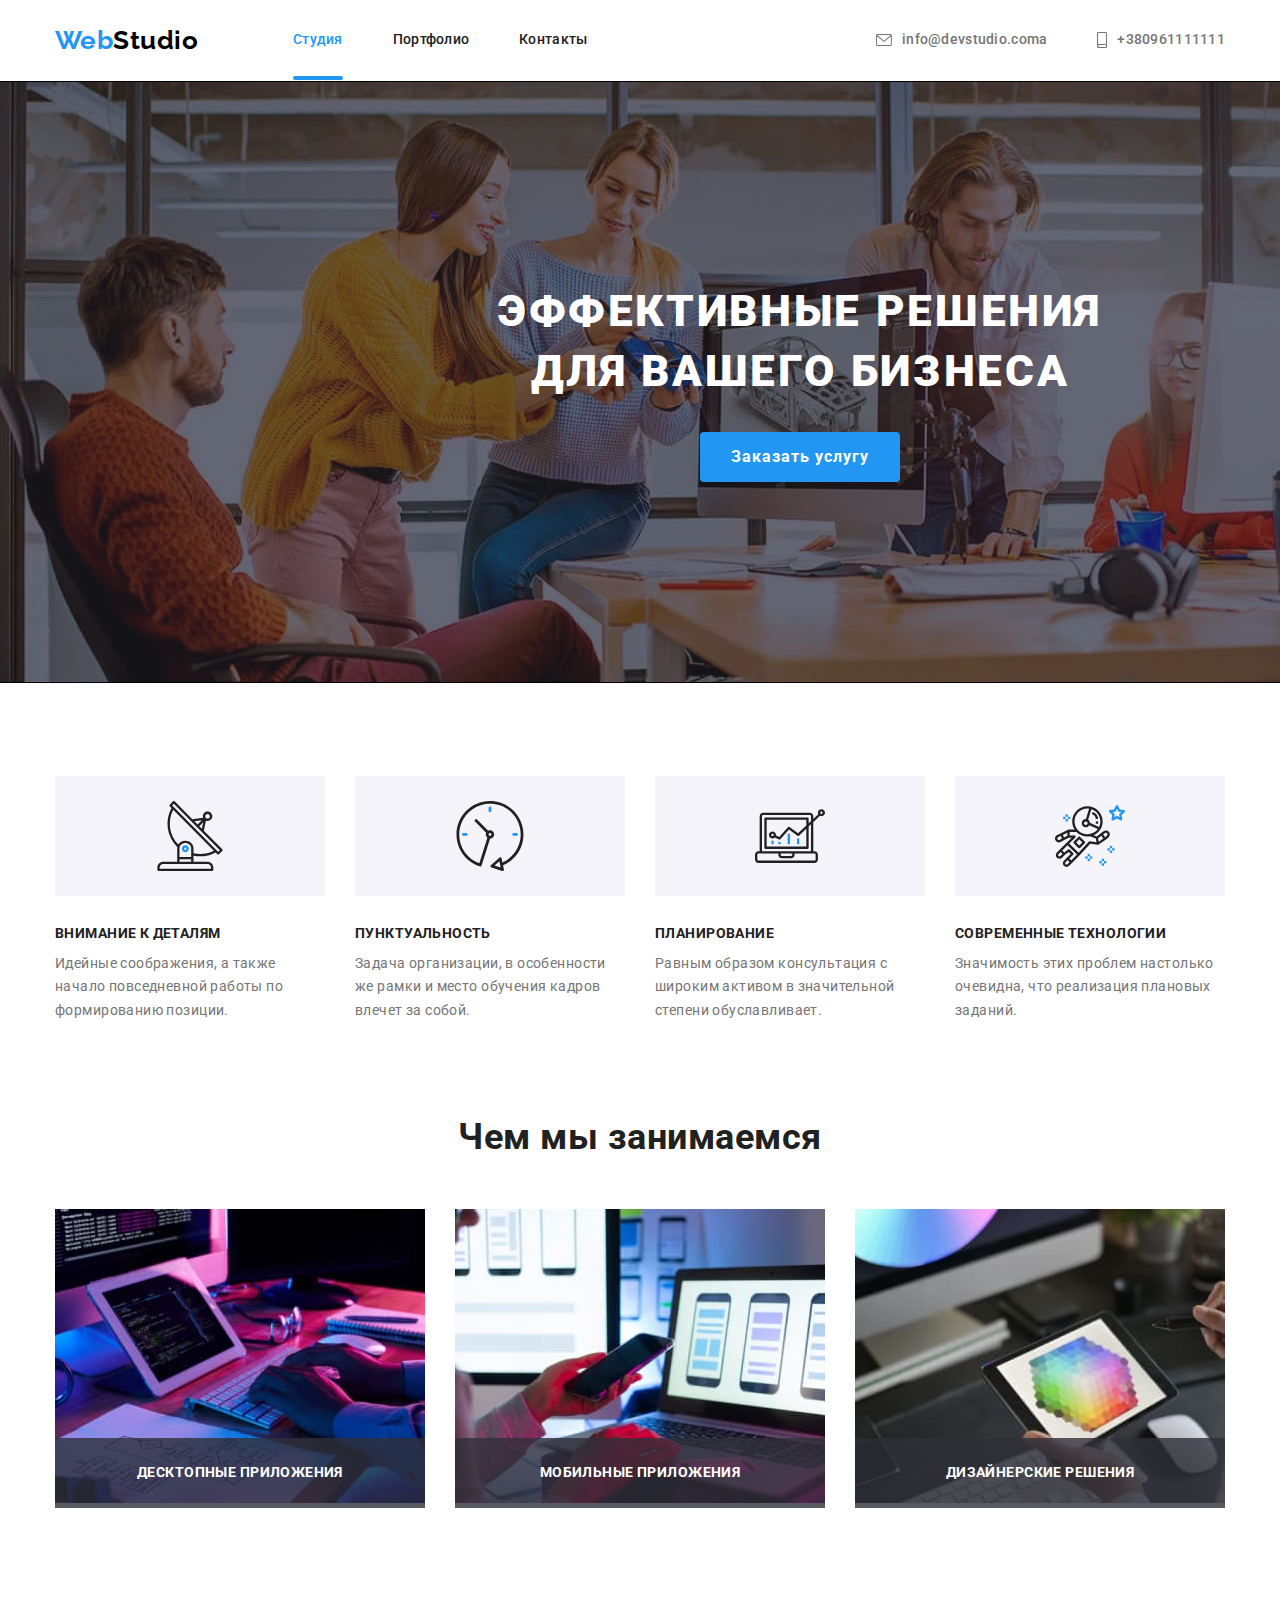
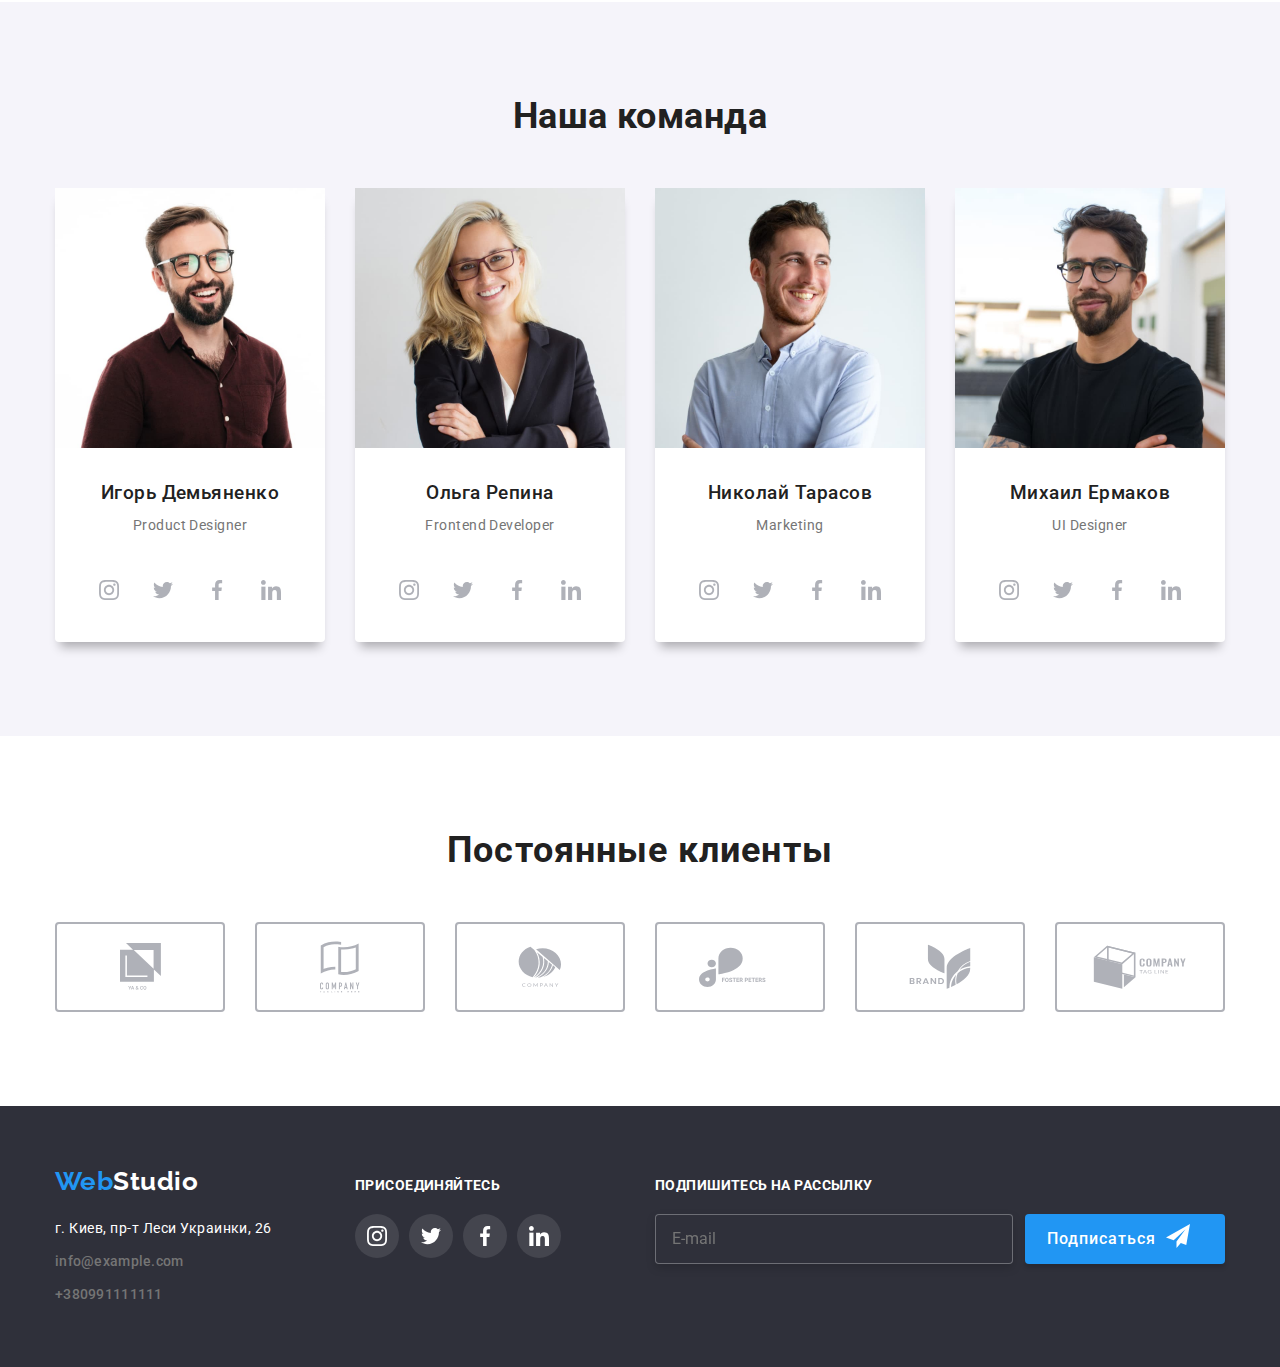
<file: index.html>
<!DOCTYPE html>
<html lang="ru">

<head>
    <meta charset="UTF-8">
    <meta http-equiv="X-UA-Compatible" content="IE=edge">
    <meta name="viewport" content="width=device-width, initial-scale=1.0">
    <title>Document</title>
    <link href="https://fonts.googleapis.com/css2?family=Raleway:wght@700&family=Roboto:wght@400;500;700;900&display=swap"
      rel="stylesheet">

    <link rel="stylesheet" href="https://cdnjs.cloudflare.com/ajax/libs/modern-normalize/0.2.0/modern-normalize.min.css">
    <link rel="preconnect" href="https://fonts.gstatic.com">
    <link rel="stylesheet" href="css/styles.css">
</head>

<body>
    <!--Шапка сайта-->
  <header class="page-header">
    <div class="container header">
    <nav class="list">
      <a class="logo" href="./index.html">Web<span class="logo-studio-black">Studio</span></a>
        <ul class="list-nav flex">
          <li class="item-nav"><a href="./portfolio.html" class="current link">Студия</a></li>
          <li class="item-nav"><a href="./portfolio.html" class="link">Портфолио</a></li>
          <li class="item-nav"><a href="" class="link">Контакты</a></li>
        </ul>
      </nav>
        <ul class="contact-nav flex">
          <li class="item-nav">
            <a class="email-link" href="mailto:info@devstudio.coma" target="_blank" rel="noopener noreferrer">
              <svg class="icon-email" width="16" height="12">
                <use href="./imeges/sprite.nav.svg#icon-email"></use>
              </svg>
              info@devstudio.coma
            </a>
          </li>
          <li class="item-nav">
            <a class="telephon-link" href="tel:+380961111111"  target="_blank"
            rel="noopener noreferrer">
            <svg class="icon-telephone" width="10" height="16">
              <use href="./imeges/sprite.nav.svg#icon-smartphone"></use>
            </svg>
            +380961111111
          </a>
          </li>
        </ul>
    </div>
  </header>
    <!--Первая секция. Эффективные решения-->
  <main>
    <section class="section">
      <div class="container">
      <h1 class="section-hero">Эффективные решения <br />для вашего бизнеса</h1>
				<button class="section-button" type="button" data-modal-open>Заказать услугу</button>
      </div>
    </section>
    
    <!--Вторая секция. Наши особености-->
    <section class="main-section">    
      <div class="container">
            <h2 class="visually-hidden">Наши особености</h2>
        <ul class="main-list">
          <li class="item icon-antenna">
            <h3 class="main-title">Внимание к деталям</h3>
              <p class="main-text">
                Идейные соображения, а также начало повседневной работы по формированию позиции.
              </p>
          </li>
          <li class="item icon-clock">
            <h3 class="main-title">Пунктуальность</h3>
              <p class="main-text">
                Задача организации, в особенности же рамки и место обучения кадров влечет за собой.
              </p>
          </li>
          <li class="item icon-diagram">
            <h3 class="main-title">Планирование</h3>
              <p class="main-text">
                Равным образом консультация с широким активом в значительной степени обуславливает.
              </p>
          </li>
          <li class="item icon-astronaut">
            <h3 class="main-title">Современные технологии</h3>
              <p class="main-text">
                Значимость этих проблем настолько очевидна, что реализация плановых заданий.
              </p>
          </li>
        </ul>
      </div>
    </section>
        <!--Третья секция. Чем мы занимаемся-->
    <section class="what-we-do">
      <div class="container">
      <h2 class="title-command">Чем мы занимаемся</h2>
        <ul class="gadget-list">
          <li class="link-gadget">

            <div class="box-jobs">
            <img src="imeges/box.1.jpg" alt="man working" width="370">
            <div class="text-gadget">
            <p class="gadget-box">Десктопные приложения</p>
            </div>
            </div>

         </li>
          <li class="link-gadget">

            <div class="box-jobs">
            <img src="imeges/box.2.jpg" alt="telephone in hand" width="370">
            <div class="text-gadget">
            <p class="gadget-box">Мобильные приложения</p>
            </div>
            </div>

          </li>
          <li class="link-gadget">

            <div class="box-jobs">
            <img src="imeges/box.3.jpg" alt="draw in a gadget" width="370">
            <div class="text-gadget">
            <p class="gadget-box">Дизайнерские решения</p>
            </div>
            </div>

         </li>
        </ul>
      </div>
    </section>
      <!--Четвёртая секция. Наша команда-->
    <section class="section-command">
      <div class="container">
      <h2  class="title-command">Наша команда</h2>
				<ul class="our-command">
						<li class="link-command">
          		<img class="img-command" src="imeges/img.jpg" alt="Designer" width="270">
							<div class="command-box">
              <h3 class="title-name">Игорь Демьяненко</h3>
              <p class="list-name">Product Designer</p>
              <ul class="list icon-social">
                <li class="icon-social-item">
                  <a href="" class="icon-social-link" target="_blank" rel="noopener noreferrer">
                    <svg class="icon">
                      <use href="./imeges/sprite.svg#icon-instagram"></use>
                    </svg>
                  </a>
                </li>
                <li class="icon-social-item">
                  <a href="" class="icon-social-link" target="_blank" rel="noopener noreferrer">
                    <svg class="icon">
                      <use href="./imeges/sprite.svg#icon-twitter"></use>
                    </svg>
                  </a>
                </li>
                <li class="icon-social-item">
                  <a href="" class="icon-social-link" target="_blank" rel="noopener noreferrer">
                    <svg class="icon">
                      <use href="./imeges/sprite.svg#icon-facebook"></use>
                    </svg>
                  </a>
                </li>
                <li class="icon-social-item">
                  <a href="" class="icon-social-link" target="_blank" rel="noopener noreferrer">
                    <svg class="icon">
                      <use href="./imeges/sprite.svg#icon-linkedin"></use>
                    </svg>
                  </a>
                </li>
              </ul>
            </div>
						</li>
						<li class="link-command">
              <img class="img-command" src="imeges/img(1).jpg" alt="Frontend" width="270">
              <div class="command-box">
              <h3 class="title-name">Ольга Репина</h3>
              <p class="list-name">Frontend Developer</p>
              <ul class="list icon-social">
                <li class="icon-social-item">
                  <a href="" class="icon-social-link" target="_blank" rel="noopener noreferrer">
                    <svg class="icon">
                      <use href="./imeges/sprite.svg#icon-instagram"></use>
                    </svg>
                  </a>
                </li>
                <li class="icon-social-item">
                  <a href="" class="icon-social-link" target="_blank" rel="noopener noreferrer">
                    <svg class="icon">
                      <use href="./imeges/sprite.svg#icon-twitter"></use>
                    </svg>
                  </a>
                </li>
                <li class="icon-social-item">
                  <a href="" class="icon-social-link" target="_blank" rel="noopener noreferrer">
                    <svg class="icon">
                      <use href="./imeges/sprite.svg#icon-facebook"></use>
                    </svg>
                  </a>
                </li>
                <li class="icon-social-item">
                  <a href="" class="icon-social-link" target="_blank" rel="noopener noreferrer">
                    <svg class="icon">
                      <use href="./imeges/sprite.svg#icon-linkedin"></use>
                    </svg>
                  </a>
                </li>
              </ul>
              </div>
						</li>
						<li class="link-command">
              <img class="img-command" src="imeges/img(2).jpg" alt="Marketing" width="270">
              <div class="command-box">
              <h3 class="title-name">Николай Тарасов</h3>
              <p class="list-name">Marketing</p>
              <ul class="list icon-social">
                <li class="icon-social-item">
                  <a href="" class="icon-social-link" target="_blank" rel="noopener noreferrer">
                    <svg class="icon">
                      <use href="./imeges/sprite.svg#icon-instagram"></use>
                    </svg>
                  </a>
                </li>
                <li class="icon-social-item">
                  <a href="" class="icon-social-link" target="_blank" rel="noopener noreferrer">
                    <svg class="icon">
                      <use href="./imeges/sprite.svg#icon-twitter"></use>
                    </svg>
                  </a>
                </li>
                <li class="icon-social-item">
                  <a href="" class="icon-social-link" target="_blank" rel="noopener noreferrer">
                    <svg class="icon">
                      <use href="./imeges/sprite.svg#icon-facebook"></use>
                    </svg>
                  </a>
                </li>
                <li class="icon-social-item">
                  <a href="" class="icon-social-link" target="_blank" rel="noopener noreferrer">
                    <svg class="icon">
                      <use href="./imeges/sprite.svg#icon-linkedin"></use>
                    </svg>
                  </a>
                </li>
              </ul>

              </div>
						</li>
						<li class="link-command">
              <img class="img-command" src="imeges/img(3).jpg" alt="Designer" width="270">
              <div class="command-box">
              <h3 class="title-name">Михаил Ермаков</h3>
              <p class="list-name">UI Designer</p>
              <ul class="list icon-social">
                <li class="icon-social-item">
                  <a href="" class="icon-social-link" target="_blank" rel="noopener noreferrer">
                    <svg class="icon">
                      <use href="./imeges/sprite.svg#icon-instagram"></use>
                    </svg>
                  </a>
                </li>
                <li class="icon-social-item">
                  <a href="" class="icon-social-link" target="_blank" rel="noopener noreferrer">
                    <svg class="icon">
                      <use href="./imeges/sprite.svg#icon-twitter"></use>
                    </svg>
                  </a>
                </li>
                <li class="icon-social-item">
                  <a href="" class="icon-social-link" target="_blank" rel="noopener noreferrer">
                    <svg class="icon">
                      <use href="./imeges/sprite.svg#icon-facebook"></use>
                    </svg>
                  </a>
                </li>
                <li class="icon-social-item">
                  <a href="" class="icon-social-link" target="_blank" rel="noopener noreferrer">
                    <svg class="icon">
                      <use href="./imeges/sprite.svg#icon-linkedin"></use>
                    </svg>
                  </a>
                </li>
              </ul>
              </div>
						</li>
				</ul>
      </div>
    </section>

    <!--Пятая секция  Постоянные клиенты-->

    <section class="section-clients">
      <div class="container clients">
        <h2 class="title-clients">Постоянные клиенты</h2>
        <ul class="regular-clients">
          <li class="icon-clients">
            <a class="icon-regular-clients" href="">
              <svg class="icon-client" width="41" height="47"> 
                <use href="./imeges/sprite.clients.svg#icon-group-1" ></use>
              </svg>
            </a>
          </li>
          <li class="icon-clients">
            <a  class="icon-regular-clients" href="" target="_blank" rel="noopener noreferrer">
              <svg class="icon-client" width="40" height="52">
                <use href="./imeges/sprite.clients.svg#icon-group-2"></use>
              </svg> 
            </a>
          </li>
          <li class="icon-clients">
            <a class="icon-regular-clients" href="" target="_blank" rel="noopener noreferrer">
              <svg class="icon-client" width="43.5" height="41">
                <use href="./imeges/sprite.clients.svg#icon-group-3"></use>
              </svg>
            </a>
          </li>
          <li class="icon-clients">
            <a class="icon-regular-clients" href="" target="_blank" rel="noopener noreferrer">
              <svg class="icon-client" width="84.5" height="40.6">
                <use href="./imeges/sprite.clients.svg#icon-group-4"></use>
              </svg>
            </a>
          </li>
          <li class="icon-clients">
            <a class="icon-regular-clients" href="">
              <svg class="icon-client" width="62.5" height="45.5">
                <use href="./imeges/sprite.clients.svg#icon-group-5"></use>
              </svg>
            </a>
          </li>
          <li class="icon-clients">
            <a class="icon-regular-clients" href="" target="_blank" rel="noopener noreferrer">
              <svg class="icon-client" width="93.8" height="44">
                <use href="./imeges/sprite.clients.svg#icon-group-6"></use>
              </svg>
            </a>
          </li>
          

        </ul>
      </div>
    </section>
    </main>
    <!--Футер адресс-->
    <footer class="footer-container">
      <div class="container footer-list">
        <div class="address footer-blok">
            <a class="logo" href="./index.html" >Web<span class="logo-studio-white">Studio</span></a>
            <div class="addres-footer">
                <address class="contact-nav-color">
                  <p class="address-nav">г. Киев, пр-т Леси Украинки, 26</p>
                <ul class="contact-nav footer">
                  <li class="link-footer"><a href="mailto:info@example.com">info@example.com</a></li>
                  <li class="link-footer"><a href="tel:+380991111111">+380991111111</a></li>
                </ul>
              </address>
            </div>
        </div>
        <div class="welcom-list footer-blok">
          <h3 class="welcom-page"> ПРИСОЕДИНЯЙТЕСЬ </h3>
            <ul class="list icon-social">
              <li class="icon-social-item">
                <a href="" class="icon-social-link" target="_blank" rel="noopener noreferrer">
                    <svg class="icon foot">
                      <use href="./imeges/sprite.svg#icon-instagram"></use>
                    </svg>
                </a>
              </li>
              <li class="icon-social-item">
                <a href="" class="icon-social-link" target="_blank" rel="noopener     noreferrer">
                  <svg class="icon foot">
                    <use href="./imeges/sprite.svg#icon-twitter"></use>
                  </svg>
                </a>
              </li>
              <li class="icon-social-item">
                  <a href="" class="icon-social-link" target="_blank" rel="noopener noreferrer">
                    <svg class="icon foot">
                      <use href="./imeges/sprite.svg#icon-facebook"></use>
                    </svg>
                  </a>
              </li>
              <li class="icon-social-item">
                  <a href="" class="icon-social-link" target="_blank" rel="noopener noreferrer">
                    <svg class="icon foot">
                      <use href="./imeges/sprite.svg#icon-linkedin"></use>
                    </svg>
                  </a>
              </li>
            </ul> 
        </div>
        <div class="subscribe-list footer-blok">
          <form class="footer-form">
            <h3 class="sign-form">Подпишитесь на рассылку</h3>
            <div class="mail-form">
            
            <input type="e_mail" name="e_mail" id="e_mail" placeholder="E-mail">
            <button type="submit">Подписаться</button>
            </div>
          </form>
        </div>
      </div>
    </footer>

    <div class="backdrop is-hidden" data-modal>
      <div class="modal-window">
        <button class="close-modal" data-modal-close>
          <svg class="icon-close">
            <use href="./imeges/sprite.close.svg#icon-Vector"></use>
          </svg>
        </button>

        <form class="modal-form">
          <p class="modal-text">
            Оставьте свои данные, мы вам перезвоним
          </p>
          <div class="form-field">
          <label for="name" class="form-label">Имя</label>
          <input type="text" class="form-input" name="name" id="name" />
          <span class="form-icon">
            <svg class="form-name-icon">
              <use href="./imeges/icons.svg#icon-person-modal">
            
              </use>
            </svg>
          </span>
          
          </div>

          <div class="form-field">
          <label for="tel" class="form-label">Телефон</label> 
          <input
           type="text" class="form-input"
           name="tel" 
           id="tel"
           />
          <span class="form-icon">
            <svg class="form-name-icon">
              <use href="./imeges/icons.svg#icon-phone-modal">
            
              </use>
            </svg>
          </span>
          </div>

          <div class="form-field">
          <label for="email" class="form-label">Почта</label>
          <input 
          type="text" class="form-input"
          name="email" 
          id="email"
          />
          <span class="form-icon">
            <svg class="form-name-icon">
              <use href="./imeges/icons.svg#icon-email-modal">

              </use>
            </svg>
          </span>
          </div>

          <div class="form-field">
          <label for="coment">Комментарий</label>
          <textarea class="coment"
          name="coment" 
          id="coment" 
          cols="30" rows="10" placeholder="Введите текст"></textarea>
          </div>
         
          <div class="form-checkbox">
          <label class="label-box"
          for="accept">
          <input class="checkbox" type="checkbox" name="accept" id="accept"/>
          <span class="box-icon"></span>
          
          Соглашаюсь с рассылкой и принимаю 
          <a href class="modal-link"> Условия договора</a>
          </label>
          </div>

          <button type="submit">Отправить</button>
          
         </form>
      </div>
    </div>
    <script src="./JS/modal.js"></script>
</body>

</html>
</file>
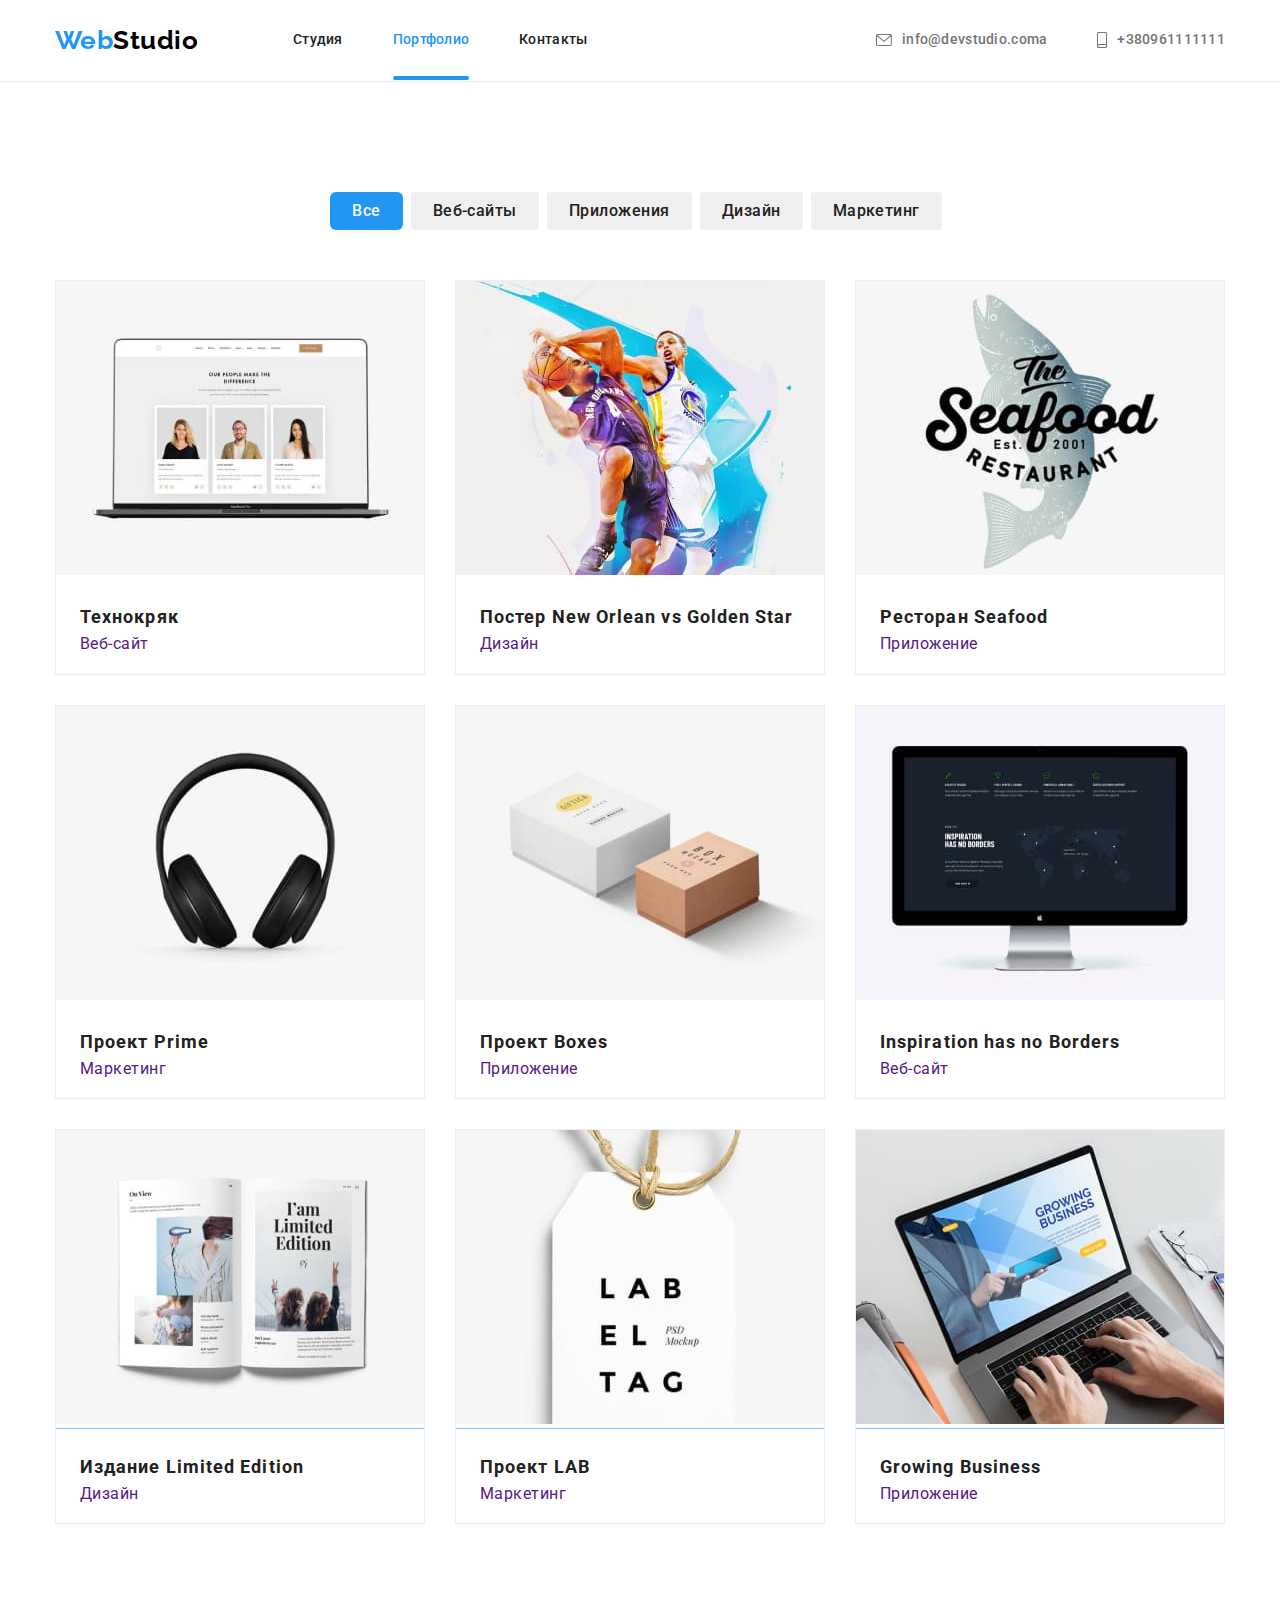
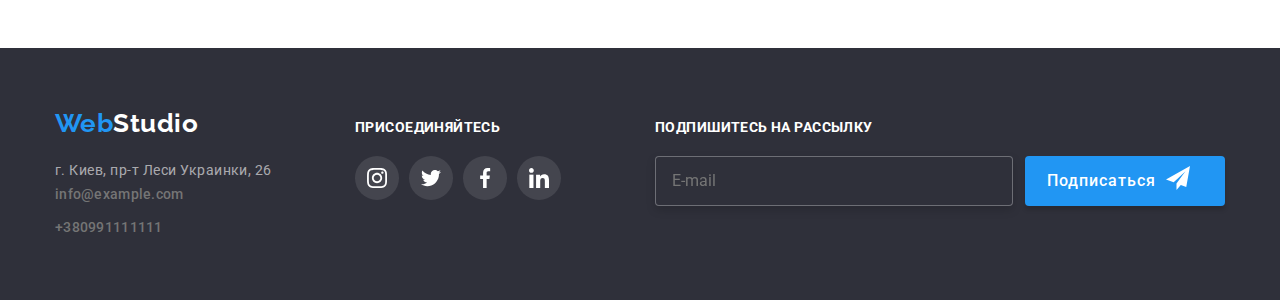
<file: portfolio.html>
<!DOCTYPE html>
<html lang="ru">

<head>
    <meta charset="UTF-8">
    <meta http-equiv="X-UA-Compatible" content="IE=edge">
    <meta name="viewport" content="width=device-width, initial-scale=1.0">
    <title>Document</title>
	<link href="https://fonts.googleapis.com/css2?family=Raleway:wght@700&family=Roboto:wght@400;500;700;900&display=swap"
				rel="stylesheet">

	<link rel="stylesheet" href="https://cdnjs.cloudflare.com/ajax/libs/modern-normalize/0.2.0/modern-normalize.min.css">
	<link rel="preconnect" href="https://fonts.gstatic.com">
	<link rel="stylesheet" href="css/styles.css">
</head>

<body>
    <!--Шапка сайта-->
    <header  class="page-header">
			<div class="container header">
        <nav class="list">
            <a class="logo" href="./index.html">Web<span class="logo-studio-black">Studio</span></a>
            <ul class="list-nav flex">
                <li class="item-nav"><a href="./index.html">Студия</a></li>
                <li class="item-nav"><a class="current" href="./index.html">Портфолио</a></li>
                <li class="item-nav"><a href="">Контакты</a></li>
            </ul>
        </nav>
        <ul class="contact-nav flex">
            <li class="item-nav"><a class="email-link" href="mailto:info@devstudio.coma" target="_blank" rel="noopener noreferrer">
              <svg class="icon-email" width="16" height="12">
                <use href="./imeges/sprite.nav.svg#icon-email"></use>
              </svg>
			  info@devstudio.coma
			</a>
            <li class="item-nav"><a class="telephon-link" href="tel:+380961111111"  target="_blank"
            rel="noopener noreferrer">
            <svg class="icon-telephone" width="10" height="16">
              <use href="./imeges/sprite.nav.svg#icon-smartphone"></use>
            </svg>
			+380961111111
		</a>
        </ul>
			</div>
    </header>
				<!--main section-->
	  <main>
			<section class="main-portfolio">
				<div class="container-main">
					<h1 class="visually-hidden">фильтры</h1>
					
					<ul class="list-button">
						<li class="item-button "><button  class="button first-one" type="button">Все</button></li>
						<li class="item-button"><button  class="button" type="button">Веб-сайты</button></li>
						<li class="item-button"><button  class="button" type="button">Приложения</button></li>
						<li class="item-button"><button  class="button" type="button">Дизайн</button></li>
						<li class="item-button"><button  class="button" type="button">Маркетинг</button></li>
					</ul>
				
					<ul class="list-portfolio">
						<li class="item-portfolio">
							<a href="" class="icon-portfolio">					<div class="text-paragraf">	
								<img class="img-pfolio" src="imeges/img.a.jpg" alt="" > 
								<div class="text-item-portfolio">
									<p class="text-portfolio">
										Технокряк это современная площадка распространения коронавируса. Компании используют эту платформу для цифрового
										шпионажа и атак на защищённые сервера конкурентов.
									</p>
									</div>
								</div>
								<div class="menu-project">
									<h2 class="item-name">Технокряк</h2>
									<p>Веб-сайт</p>
								</div>
							</a>
						</li>
						<li class="item-portfolio">
							<a class="icon-portfolio" href="">
								<div class="text-paragraf">
								<img class="img-pfolio" src="imeges/img.(a).jpg" alt="" width="370">
								<div class="text-item-portfolio">
									<p class="text-portfolio">
										Технокряк это современная площадка распространения коронавируса. Компании используют эту платформу для цифрового
										шпионажа и атак на защищённые сервера конкурентов.
									</p>
								</div>
								</div>
								<div class="menu-project">
									<h2 class="item-name">Постер New Orlean vs Golden Star</h2>
									<p>Дизайн</p>
								</div>
							</a>
						</li>
						<li class="item-portfolio">
							<a class="icon-portfolio" href="">
								<div class="text-paragraf">
								<img class="img-pfolio" src="imeges/img.(b).jpg" alt="" width="370">
								<div class="text-item-portfolio">
									<p class="text-portfolio">
										Технокряк это современная площадка распространения коронавируса. Компании используют эту платформу для цифрового
										шпионажа и атак на защищённые сервера конкурентов.
									</p>
								</div>
								</div>
								<div class="menu-project">
									<h2 class="item-name">Ресторан Seafood</h2>
									<p>Приложение</p>
								</div>
							</a>
						</li>
						
						<li class="item-portfolio">
							<a class="icon-portfolio" href="">
								<div class="text-paragraf">
								<img class="img-pfolio" src="imeges/img.(c).jpg" alt="" width="370">
								<div class="text-item-portfolio">
									<p class="text-portfolio">
										Технокряк это современная площадка распространения коронавируса. Компании используют эту платформу для цифрового
										шпионажа и атак на защищённые сервера конкурентов.
									</p>
								</div>
								</div>
								<div class="menu-project">
									<h2 class="item-name">Проект Prime</h2>
									<p>Маркетинг</p>
								</div>
							</a>
						</li>
						
						<li class="item-portfolio">
							<a class="icon-portfolio" href="">
								<div class="text-paragraf">
								<img class="img-pfolio" src="imeges/img.(d).jpg" alt="" width="370">
								<div class="text-item-portfolio">
									<p class="text-portfolio">
										Технокряк это современная площадка распространения коронавируса. Компании используют эту платформу для цифрового
										шпионажа и атак на защищённые сервера конкурентов.
									</p>
								</div>
								</div>
								<div class="menu-project">
									<h2 class="item-name">Проект Boxes</h2>
									<p>Приложение</p>
								</div>
							</a>
						</li>
						
						<li class="item-portfolio">
							<a class="icon-portfolio" href="">
								<div class="text-paragraf">
								<img class="img-pfolio" src="imeges/img.(i).jpg" alt="" width="370">
								<div class="text-item-portfolio">
									<p class="text-portfolio">
										Технокряк это современная площадка распространения коронавируса. Компании используют эту платформу для цифрового
										шпионажа и атак на защищённые сервера конкурентов.
									</p>
								</div>
								</div>
								<div class="menu-project">
									<h2 class="item-name">Inspiration has no Borders</h2>
									<p>Веб-сайт</p>
								</div>
							</a>
						</li>
						
						<li class="item-portfolio">
							<a class="icon-portfolio" href="">
								<div class="text-paragraf">
								<img class="img-pfolio" src="imeges/img.(f).jpg" alt="" width="370">
								<div class="text-item-portfolio">
									<p class="text-portfolio">
										Технокряк это современная площадка распространения коронавируса. Компании используют эту платформу для цифрового
										шпионажа и атак на защищённые сервера конкурентов.
									</p>
								</div>
								</div>
								<div class="menu-project">
									<h2 class="item-name">Издание Limited Edition</h2>
									<p>Дизайн</p>
								</div>
							</a>
						</li>
						
						<li class="item-portfolio">
							<a class="icon-portfolio" href="">
								<div class="text-paragraf">
								<img class="img-pfolio" src="imeges/img.(j).jpg" alt="" width="370">
								<div class="text-item-portfolio">
									<p class="text-portfolio">
										Технокряк это современная площадка распространения коронавируса. Компании используют эту платформу для цифрового
										шпионажа и атак на защищённые сервера конкурентов.
									</p>
								</div>
								</div>
								<div class="menu-project">
									<h2 class="item-name">Проект LAB</h2>
									<p>Маркетинг</p>
								</div>
							</a>
						</li>
						
						<li class="item-portfolio">
							<a class="icon-portfolio" href="">
								<div class="text-paragraf">
								<img class="img-pfolio" src="imeges/img.(h).jpg" alt="" width="370">
								<div class="text-item-portfolio">
									<p class="text-portfolio">
										Технокряк это современная площадка распространения коронавируса. Компании используют эту платформу для цифрового
										шпионажа и атак на защищённые сервера конкурентов.
									</p>
								</div>
								</div>
								<div class="menu-project">
									<h2 class="item-name">Growing Business</h2>
									<p>Приложение</p>
								</div>
							</a>
						</li>
					

					</ul>
				</div>
			</section>
	</main>
	<!--Футер адресс -->
	<footer class="footer-container">
		<div class="container footer-list">
			<div class="address footer-blok">
        <a class="logo" href="./index.html">Web<span class="logo-studio-white">Studio</span></a>
				<div class="addres-footer">
				  <address class="contact-nav-color">
						<p class="address-nav footer">г. Киев, пр-т Леси Украинки, 26</p>
				<ul class="contact-nav footer">
					<li class="link-footer"><a href="mailto:info@example.com">info@example.com</a></li>
					<li class="link-footer"><a href="tel:+380991111111">+380991111111</a></li>
				</ul>
      </address>
			</div>
			</div>
			<div class="welcom-list footer-blok">
				<h3 class="welcom-page"> ПРИСОЕДИНЯЙТЕСЬ </h3>
				<ul class="list icon-social">
					<li class="icon-social-item">
						<a href="" class="icon-social-link" target="_blank" rel="noopener noreferrer">
							<svg class="icon foot">
								<use href="./imeges/sprite.svg#icon-instagram"></use>
							</svg>
						</a>
					</li>
					<li class="icon-social-item">
						<a href="" class="icon-social-link" target="_blank" rel="noopener     noreferrer">
							<svg class="icon foot">
								<use href="./imeges/sprite.svg#icon-twitter"></use>
							</svg>
						</a>
					</li>
					<li class="icon-social-item">
						<a href="" class="icon-social-link" target="_blank" rel="noopener noreferrer">
							<svg class="icon foot">
								<use href="./imeges/sprite.svg#icon-facebook"></use>
							</svg>
						</a>
					</li>
					<li class="icon-social-item">
						<a href="" class="icon-social-link" target="_blank" rel="noopener noreferrer">
							<svg class="icon foot">
								<use href="./imeges/sprite.svg#icon-linkedin"></use>
							</svg>
						</a>
					</li>
				</ul>
			</div>
			<div class="subscribe-list footer-blok">
				<form class="footer-form">
					<h3 class="sign-form">Подпишитесь на рассылку</h3>
					<div class="mail-form">
						<input type="e_mail" name="e_mail" id="e_mail" placeholder="E-mail">
						<button type="submit">Подписаться</button>
					</div>
				</form>
			</div>
			
			</div>
		</div>
    </footer>
    </body>
    
    </html>
</file>
<file: css/styles.css>
*,
*::before,
*::after {
  box-sizing: border-box;
}

:root {
  --main-text-color: #757575;
  --title-color: #212121;
  --bg-color: #ffffff;
  --accent-link-color: #2196f3;
  --bg-color-section: #2f303a;
  --button-color: #f5f4fa;
  --bg-adress-color: rgba(255, 255, 255, 0.6);
  --logo-header-color: #000;
  --icon-color: #AFB1B8;
  --animation: cubic-bezier(0.4, 0, 0.2, 1);
}



body {
  font-family: "Roboto", sans-serif;
  font-style: normal;
  letter-spacing: 0.03em;
  font-size: 16px;
  font-weight: 400;
  background-color: var(--bg-color);
}

h1,
h2,
h3,
h4,
h5,
h6,
p
 {
  margin-top: 0%;
  margin-bottom: 0%;
}




         /* ШАПКА САЙТА  */

        /*  Хедер */

.page-header {
  border-bottom: 1px solid #EEEEEE ;
}

.page-header .container  {
  display: flex;
  align-items: center;
}

         /* logo */ 

.logo  {
  font-family: Raleway;
  font-style: normal;
  font-weight: 700;
  font-size: 26px;
  line-height: 1.19;
  text-decoration: none;
  color: var(--accent-link-color);
}

.list .logo  {
  width: 145px;
  padding-top: 25px;
  padding-bottom: 25px;
  margin-right: 93px;
}

.logo-studio-black {
  color: var(--logo-header-color);
}

.logo-studio-white {
  color: var(--bg-color);
}

/*  Навигация хедер и контакты */

.contact-nav.flex {
  display: flex;
  margin-left: auto;
  padding-left: 0;
  margin-top: 0;
  margin-bottom: 0;
  list-style: none;
}

.contact-nav .item-nav +.item-nav {
  margin-left: 50px;
}

.list-nav a {
  display: block;
  position: relative;
  padding-top: 32px;
  padding-bottom: 32px;
  font-weight: 500;
  font-size: 14px;
  line-height: 1.14;
  letter-spacing: 0.02em;
  text-decoration-line: none;
  
  color: var(--title-color);
  transition: color 250ms var(--animation);
}

.list-nav a:hover,
.list-nav a:focus {
  color: var(--accent-link-color);
}

.contact-nav :hover,
.contact-nav :focus {
  color: var(--accent-link-color);
}

.list-nav .current::after {
   content: "";
   position: absolute;
   left: 0;
   bottom: 0;
   
   width: 100%;
   height: 4px;
   background: #2196F3;
   border-radius: 4px;
   transition: background 250ms var(--animation);
}


.list-nav {
  display: flex;
  max-width: 100%;
  padding-left: 0;
  margin: 0;
  list-style: none;

}

.list-nav .item-nav +.item-nav {
  margin-left: 50px;
} 


.email-link,
.telephon-link {
  display: flex;
  align-items: center;
  justify-content: center;
  padding: 32px 0;
  transform: fill 250ms var(--animation);
}

.email-link:hover,
.telephon-link:hover{
  fill: var(--accent-link-color);
}
.email-link:focus,
.telephon-link:focus {
  fill: var(--accent-link-color);
}


.email-link::before {
  content: "";
  width: 16px;
  height: 12px;
  display: inline-block;
  background-repeat: no-repeat;
  background-size: contain;
} 

.icon-email {
  fill: currentColor;
  margin-right: 10px;

}


.telephon-link::before {
  content: "";
  display: inline-block;
  background-repeat: no-repeat;
  background-size: contain;
}

.icon-telephone {
  fill: currentColor;
  margin-right: 10px;
}



/* HERO первая секция герой  */

.container {
  width: 1200px;
  margin-left:  auto;
  margin-right: auto;
  padding: 0 15px;
}

.section-hero {
  display: inline-block;
  width: 696px;
  margin-bottom: 30px;
  font-weight: 900;
  font-size: 44px;
  line-height: 1.36;
  
  letter-spacing: 0.06em;
  text-transform: uppercase;
}

.section-button {
  display: block;
  border: 1px solid transparent;
  width: 200px;
  height: 50px;
  text-align: center;
  margin-left: auto;
  margin-right: auto;
  font-weight: 700;
  line-height: 1.87;
  letter-spacing: 0.06em;
  border-radius: 4px;
  color: var(--bg-color);
  background: var(--accent-link-color);
}


        /*  Вторая секция.  НАШИ ОСОБЕННОСТИ */



.list {
  display: flex;
}

.main-list {
  display: flex;
  flex-wrap: nowrap;
  padding-left: 0;
  margin: 0;
  list-style: none;
  
}

.main-list .item {
  width: 270px;
  margin-right: 30px;
}

.item::before {
  display: block;
  content:"";
  height: 120px;
  margin-bottom: 30px;
  background-size: 70px;
  background-repeat: no-repeat;
  background-position: center;
  background-color: #F5F4FA;
}

.main-list .item:last-child {
  margin-right: 0%;
}

.icon-antenna::before{
  background-image: url(../imeges/antenna\ 1.svg);
}

.icon-clock::before{
  background-image: url(../imeges/clock\ 1.svg);
}

.icon-diagram::before{
  background-image: url(../imeges/diagram\ 1.svg);
}

.icon-astronaut::before{
  background-image: url(../imeges/astronaut\ 1.svg);
}

.main-text {
  display: inline-block;
  width: 270px;
}

.contact-nav a {
  font-weight: 500;
  font-size: 14px;
  line-height: 1.14;
  letter-spacing: 0.02em;
  text-decoration-line: none;
  color: var(--main-text-color);
  transition: collor 250ms var(--animation);
}

.contact-nav .link {
  display: block;
  padding-top: 32px;
  padding-bottom: 32px;
}

.visually-hidden {
  position: absolute !important;
  clip: rect(1px 1px 1px 1px);
  clip: rect(1px, 1px, 1px, 1px);
  padding: 0 !important;
  border: 0 !important;
  height: 1px !important;
  width: 1px !important;
  overflow: hidden;
}



.list-nav .current {
  color: var(--accent-link-color);
}

/* main section */
.section {
  width: 1600px;
  padding-top: 200px;
  padding-bottom: 200px;
  margin-left: auto;
  margin-right: auto;
  text-align: center;

  background-image: linear-gradient(
    to right,
    rgba(47, 48, 58, 0.4),
    rgba(47, 48, 58, 0.4)
    ),  
    url("../imeges/Img\ \(hero\).jpg");
  background-position: center;
  background-size: cover;
  outline: 1px solid black;
  background-color: var(--bg-color-section);
  color: var(--bg-color);
}

.main-section {
  font-size: 14px;
	line-height: 1.71;
	letter-spacing: 0.03em;
  padding: 94px 15px;
  color: var(--main-text-color);

} 
    /*--Cекция 3- Чем мы занимаемся--*/

.what-we-do {
  padding-bottom: 94px;
}

.gadget-list {
  display: flex;
  padding-left: 0;
  margin: 0;
  list-style: none;
}

.box-jobs {
  position: relative;
}

.link-gadget {
  
  width: 370px;
  margin-right: 30px;
}

.link-gadget:last-child {
  margin-right: 0;
}

.gadget-box {
  margin: 27px 0;
  font-weight: 700;
  font-size: 14px;
  line-height: 1.14;
 
  letter-spacing: 0.03em;
  text-transform: uppercase;
  color: #FFFFFF;
}

.text-gadget {
  position: absolute;
  width: 100%;
  bottom: 0;
  left: 0;

  display: flex;
  justify-content: center;

  background: rgba(47, 48, 58, 0.8);
  
}

.our-command {
  display: flex;
  padding-left: 0;
  margin: 0;
  list-style: none;
}


.section-command {
  padding-top: 94px;
  padding-bottom: 94px;
  background-color: var(--button-color);
}

.command-box {
  padding: 30px 32px;
}

.title-command {
  font-weight: 700;
  font-size: 36px;
  line-height: 1.166;
  text-align: center;
  margin-bottom: 50px;
  color: var(--title-color);
}


.link-command {
  width: 270px;
  margin-right: 30px;
  border-radius: 4px;
  box-shadow: 0 10px 10px -5px 
  rgba(0,0,0,0.3);

  background-color: var(--bg-color);
}

.link-command:last-child {
  margin-right: 0;
}

.icon-social {
  display: flex;
  padding-left: 0;
  margin: 0;
  list-style: none;
}


.icon-social .icon {
  width: 20px;
  height: 20px;
  fill: var(--icon-color);

}

.icon.foot {
  fill: var(--bg-color);
}

.welcom-list .icon-social-link {
  background-color: rgba(255, 255, 255, 0.1);
}
.icon-social-item + .icon-social-item {
  margin-left: 10px;
}

.icon-social-link:focus,
.icon-social-link:hover {
  background-color: var(--accent-link-color);
}

.icon-social-link {
  display: flex;
  justify-content: center;
  align-items: center;
  width: 44px;
  height: 44px;
  border-radius: 50%;
  background-color: var(--bg-color);
  transition: background-color 250ms var(--animation);
}

.icon-social-link:hover .icon,
.icon-social-link:focus .icon {
  fill: var(--bg-color);
}

           /*    clients    */

.icon-regular-clients {
  display: flex;
  justify-content: center;
  align-items: center;
  width: 170px;
  height: 90px;
  fill: var(--icon-color);
  border: 2px solid var(--icon-color);
  border-radius: 4px;
  transition: fill 250ms var(--animation);
}

.icon-clients {
  width: 170px;
  margin-right: 30px;

}

.icon-regular-clients:hover,
.icon-regular-clients:focus {
  border: 2px solid var(--accent-link-color);
}


.icon-regular-clients:hover .icon-client,
.icon-regular-clients:focus .icon-client {
  fill: var(--accent-link-color);

}



.section-clients {
  display: flex;
  padding-top: 94px;
  padding-bottom: 94px;
  
}

.regular-clients {
  display: flex;
  padding-left: 0;
  margin: 0;
  list-style: none;
}

.title-clients {
  margin-left: auto;
  margin-right: auto;
  margin-bottom: 50px;
  font-size: 36px;
  line-height: 1.16;
  text-align: center;
  letter-spacing: 0.03em;

  color: var(--title-color);

}


.main-title {
  margin-bottom: 10px;

  font-weight: 700;
  font-size: 14px;
  line-height: 1.14;

  text-transform: uppercase;
  color: var(--title-color);

}
.main-text {
  margin-top: 0;
} 
 .main-text:last-child {
   margin-bottom: 0;
 }

.title-name {
  font-weight: 500;
  line-height: 1.187;
  margin-bottom: 10px;
  text-align: center;
  color: var(--title-color);
}

.item-name {
  font-weight: 700;
  font-size: 18px;
  line-height: 2;
  letter-spacing: 0.06em;
  color: var(--title-color);
}

.list-name {
  font-size: 14px;
  line-height: 1.71;
  margin-bottom: 30px;
  text-align: center;
  color: var(--main-text-color);
}

.item-name > p {
  line-height: 1.87;
  color: var(--main-text-color);
}

          /* button  PORTFOLIO*/

.sektion-button [type="button"] {
  font-weight: 700;
  line-height: 1.87;
  display: flex;
  align-items: center;
  text-align: center;
  letter-spacing: 0.06em;
  text-decoration-line: none;
  color: var(--title-color);
  background-color: var(--button-color);

}

button {
  font-style: normal;
  font-weight: 500;
  font-size: 16px;
  line-height: 1.62;

  text-align: center;
  letter-spacing: 0.03em;

  color: #212121;
  cursor: pointer;
  padding: 6px 22px;
  border: none;
  border-radius: 6px;
  transition: bacgraun-color 250ms var(--animation);
}

.list-button .first-one {
  color: var(--button-color);
  background-color: var(--accent-link-color);
}


.list-button .item-button {
  display: inline-block;
  
  border: 0;
  color: var(--title-color);
  background-color: var(--button-color); 
}


.item-button {
  display: flex;
  margin-right: 8px;
  
}

.item-button button:hover,
.item-button button:focus {
  color: var(--bg-color);
  background-color: var(--accent-link-color);
}


.button:hover,
.button:focus {
  color: var(--button-color); 
  box-shadow: 0 10px 10px -5px
  rgba(0,0,0,0.3);
  background-color: var(--accent-link-color);
  border-radius: 4px;
  
  
}

.button:active {
  color: var(--button-color);
  background-color: var(--accent-link-color);
  
}

              /*footer*/

.footer-container .container {
  display: flex;
  justify-content: space-between;
  align-items: baseline;

}


.footer-blok {
  flex-basis: calc((50% - 45px) / 2);

}

.footer-blok:last-child {
  flex-basis: calc(50% - 15px);
}


.footer-container {
  padding-top: 60px;
  padding-bottom: 60px;
  background-color: var(--bg-color-section);
  
}


.footer-list .logo {
  display: block;
  width: 145px;
  margin-bottom: 20px;
}

.contact-nav-color  {
  font-size: 14px;
  line-height: 1.71;
  font-style: normal;
  color: var(--bg-color);
}


.addres-footer {
  width: 231px;
  display: block;

}

.address-nav {
	margin-bottom: 9px;
}

.contact-nav .link-footer + .link-footer {
	margin-top: 9px;
}


.footer-list .footer {
  display: block;
  flex-direction: column;
  padding-left: 0;
  margin: 0;
  list-style: none;
  color: var(--bg-adress-color);
}



.footer-list {
  display: flex;
  
}

.welcom-list {
  display: block;
  width: 206px;
  
}

.welcom-page {
  font-size: 14px;
  line-height: 1.14;
  letter-spacing: 0.03em;
  margin-bottom: 20px;
  color: var(--bg-color);
}

.sign-form {
  display: flex;
  flex-direction: column;
  font-size: 14px;
  line-height: 1.14;
  letter-spacing: 0.03em;
  text-transform: uppercase;
  margin-bottom: 20px;
  color: #FFFFFF;

}

.mail-form {
  display: flex;
  width: 570px;
}

.mail-form input {
  width: 358px;
  padding-left: 16px;
  margin-right: 12px;
  border: 1px solid rgba(255, 255, 255, 0.3);
  box-sizing: border-box;
  filter: drop-shadow(0px 4px 4px rgba(0, 0, 0, 0.15));
  border-radius: 4px;
  background: #2F303A;
  color: var(--bg-color);

}

  


.mail-form button {
  display: flex;
  width: 200px;
  text-align: center;
  letter-spacing: 0.06em;

  padding-top: 10px;
  padding-bottom: 10px;
  
  font-size: 16px;
  line-height: 1.87;
  
  color: #FFFFFF;
  background: #2196F3;
  box-shadow: 0px 4px 4px rgba(0, 0, 0, 0.15);
  border-radius: 4px;
}

.mail-form button::after {
  content: "";
  width: 24px;
  height: 24px;
  margin-left: 10px;
  background-image: url("../imeges/icon-send.svg");
  background-size: contain;
  background-repeat: no-repeat;
  
}




           /* PORTFOLIO */

.main-portfolio {
  padding-top: 94px;
  padding-bottom: 94px;
}

.list-button {
  display: flex;
  justify-content: center;
  margin-left: auto;
  margin-right: auto;
	margin-bottom: 50px;
  padding-left: 0;
  padding-left: 0;
  
  list-style: none;
}

.container-main {
	width: 1200px;
	padding: 0 15px;
	margin-left: auto;
	margin-right: auto
}

.list-portfolio {
  display: flex;
  flex-wrap: wrap;
  padding-left: 0;
  margin: 0;
  list-style: none;
}

.item-portfolio {
  width: 370px;
  margin-right: 30px;
  margin-bottom: 30px;
  border: 1px solid #eee;

}

.text-item-portfolio {
  position: absolute;
  width: 100%;
  height: 100%;
  top: 0;
  right: 0;
  display: flex;
  padding: 63px 24px;
  background: rgba(33, 150, 243, 0.9);
  
  transform: translateY(100%);
  transition: transform 250ms var(--animation)
}

.icon-portfolio:hover .text-item-portfolio,
.icon-portfolio:focus .text-item-portfolio {
  transform: translateY(0);
  
}

.text-paragraf {
  width: 100%;
  position: relative;
  overflow: hidden;
  
}

.text-portfolio {
  font-size: 18px;
  line-height: 1.555;

  letter-spacing: 0.03em;

  color: var(--bg-color);
}

.icon-portfolio {
  display: block;
  text-decoration: none;
  transition: box-shadow 250ms var(--animation)
}


.icon-portfolio:hover,
.icon-portfolio:focus{
  box-shadow: 0px 1px 1px rgba(0, 0, 0, 0.12),
   0px 4px 4px rgba(0, 0, 0, 0.06), 
   1px 4px 6px rgba(0, 0, 0, 0.16);
}


.item-portfolio:last-child {
  margin-right: 0;
}

.item-portfolio:nth-child(3n) {
  margin-right: 0;
}


.menu-project {
  width: 100%;
  padding: 20px 24px;
}

/*  МОДАЛЬНОЕ ОКНО  */

.backdrop {
  position: fixed;
  top: 0;
  left: 0;
  width: 100%;
  height: 100%;
  background-color: rgba(0, 0, 0, 0.2);
  opacity: 1;
  transition: opacity 250ms var(--animation);
}

.backdrop.is-hidden {
  opacity: 0;
  visibility: hidden;
  pointer-events: none;

}

.modal-window {
  position: absolute;
  width: 528px;
  height: 581px;
  padding: 40px;
  background-color: var(--bg-color);
  box-shadow: 0px 1px 3px rgba(0, 0, 0, 0.12), 0px 1px 1px rgba(0, 0, 0, 0.14), 0px 2px 1px rgba(0, 0, 0, 0.2);
  border-radius: 4px;

  top: 50%;
  left: 50%;
  transform: translate(-50%, -50%);
  transition: transform 250ms var(--animation);
}

.close-modal {
  display: flex;
  position: absolute;
  top: 8px;
  right: 8px;
  padding: 0;
  justify-content: center;
  align-items: center;
  width: 30px;
  height: 30px;
  border: 1px solid rgba(0, 0, 0, 0.1);
  border-radius: 50%;
  background-color: var(--bg-color);

  color: var(--logo-header-color);
  font: inherit;
  transition: fill 250ms var(--animation);

}

.close-modal:hover,
.close-modal:focus {
  fill: var(--accent-link-color);
  border: 1px solid var(--accent-link-color);
}

.icon-close {
  width: 11px;
  height: 11px;
}


.modal-form {
  width: 448px;
}

.modal-text {
  font-family: Roboto;
  font-style: normal;
  font-weight: bold;
  font-size: 20px;
  line-height: 1.15;
  text-align: center;
  letter-spacing: 0.03em;
  margin-bottom: 30px;
  color: #212121;

}



.form-field {
  position: relative;
  display: flex;
  flex-direction: column;
  margin-bottom: 10px;
  font-size: 12px;
  line-height: 1.16;
  letter-spacing: 0.01em;

  color: #757575;

}

.form-field:last-child {
  margin-bottom: 0;
}

.form-input {
  
  font-size: 12px;
  line-height: 14px;
  margin: 0;
  padding-left: 42px;
  padding-top: 11px;
  padding-bottom: 11px;
  border: 1px solid rgba(33, 33, 33, 0.2);
  border-radius: 4px;
  transition: fill, border 250ms var(--animation);
}

.form-input:focus {
  border: 1px solid var(--accent-link-color);
}

.form-input:focus ~ .form-icon {
  fill: var(--accent-link-color);
}

.form-icon {
  position: absolute;
  top: 50%;
  left: 12px;

  display: inline-block;
  
}

.form-name-icon {
  width: 18px;
  height: 18px;
}

.coment {
  padding: 12px 16px;
  border: 1px solid rgba(33, 33, 33, 0.2);
  border-radius: 4px;
  resize: none;
}

.modal-form button {
  display: block;
  width: 200px;
  padding-top: 10px;
  padding-bottom: 10px;
  margin-left: auto;
  margin-right: auto;
  justify-content: center;
  border: 1px solid transparent;
  border-radius: 4px;

  color: var(--bg-color);
  background-color: var(--accent-link-color);
  
}


.modal-link {
  font-size: 14px;
  line-height: 24px;
  letter-spacing: 3%;;
  text-decoration: underline;
  color: var(--accent-link-color);
  
}

.label-box {
  display: inline-flex;
  font-size: 14px;
  line-height: 1.71;
  letter-spacing: 3%;
  justify-content: center;
  margin-bottom: 30px;

}


.checkbox {
  position: absolute;
  width: 1px;
  height: 1px;
  margin: -1px;
  padding: 0;
  border: 0;
  
  clip: rect(0 0 0 0);
  overflow: hidden;
}

.checkbox:checked + .box-icon {
border-color: transparent;
background-color: var(--accent-link-color);
background-image: url("../imeges/icon-check.svg");
background-size: contain;
background-origin: padding-box;
}

.form-checkbox {
  display: flex;
  justify-content: center;
}

.box-icon {
  display: inline-block;
  width: 16px;
  height: 15px;
  margin-right: 7px;

  border: 2px solid #212121;
  border-radius: 4px;

}
</file>
